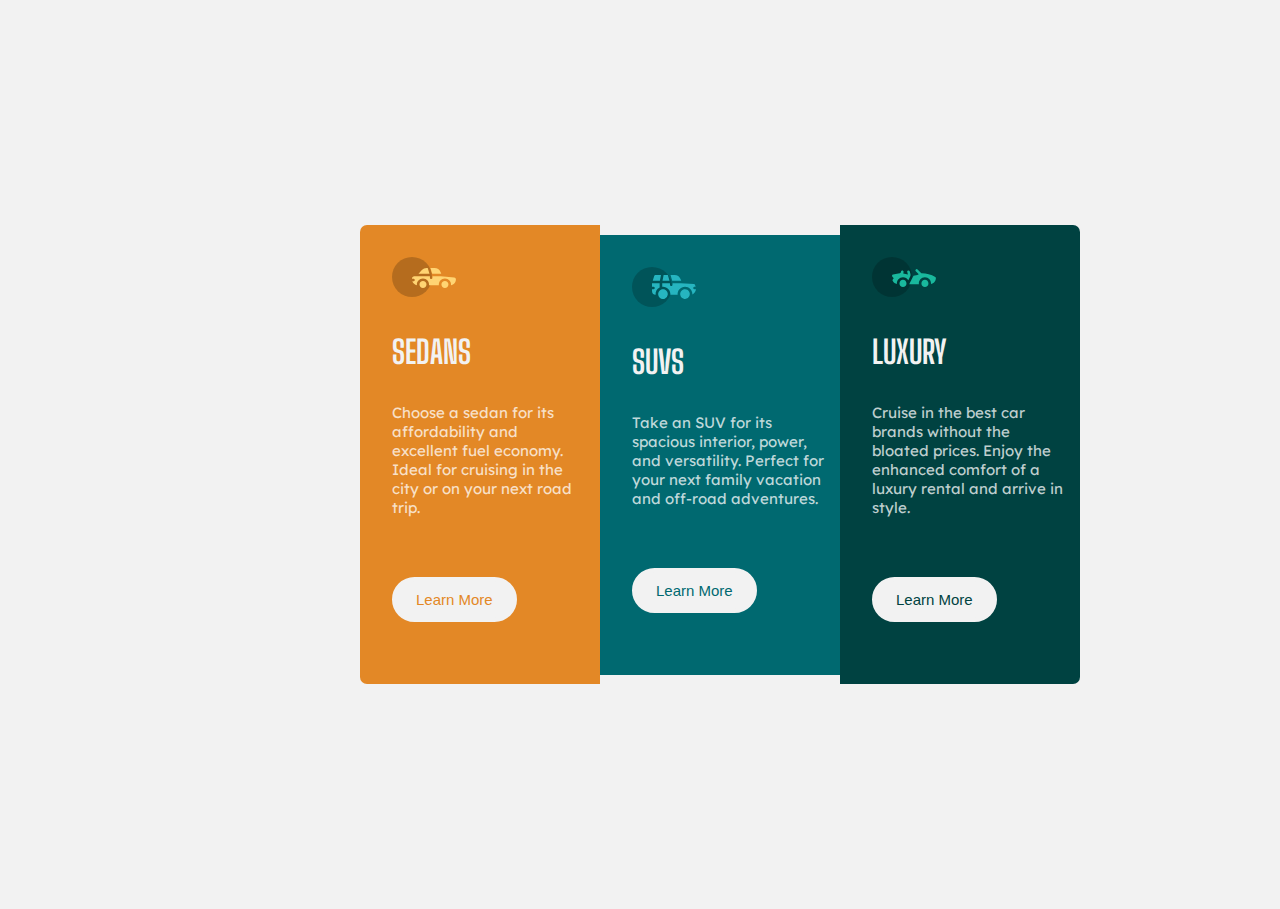
<file: Flexbox task/index.html>
<!DOCTYPE html>
<html lang="en">
<head>
    <meta charset="UTF-8">
    <meta http-equiv="X-UA-Compatible" content="IE=edge">
    <meta name="viewport" content="width=device-width, initial-scale=1.0">
    <title>TopziColdFury flexbox</title>
    <link rel="preconnect" href="https://fonts.googleapis.com">
    <link rel="preconnect" href="https://fonts.gstatic.com" crossorigin>
    <link href="https://fonts.googleapis.com/css2?family=Lexend+Deca:wght@300&display=swap" rel="stylesheet">
    <link href="https://fonts.googleapis.com/css2?family=Big+Shoulders+Display:wght@700&display=swap" rel="stylesheet">
    <link rel="stylesheet" href="style.css">
</head>
<body>
    <main>
        <div class="left">
            <svg width="64" height="40" xmlns="http://www.w3.org/2000/svg"><g fill="none" fill-rule="evenodd"><circle fill="#000" opacity=".201" cx="20" cy="20" r="20"/><path d="M52.936 24.11c1.942 0 3.517 1.542 3.517 3.445 0 1.903-1.575 3.445-3.517 3.445s-3.516-1.542-3.516-3.445c0-1.903 1.574-3.445 3.516-3.445zm-21.957 0c1.942 0 3.517 1.542 3.517 3.445 0 1.903-1.575 3.445-3.517 3.445s-3.516-1.542-3.516-3.445c0-1.903 1.574-3.445 3.516-3.445zm6.948-4.848v1.429c0 .716.61 1.293 1.348 1.259a1.295 1.295 0 001.225-1.295v-1.393h8.256l13.483 1.313c.956.093 1.676.881 1.676 1.814 0 2.89-2.126 5.303-4.926 5.819.397-3.557-2.458-6.62-6.053-6.62-3.646 0-6.504 3.14-6.039 6.723h-9.879c.466-3.588-2.397-6.722-6.039-6.722-3.595 0-6.45 3.062-6.052 6.62-2.14-.398-3.916-1.912-4.61-3.931h1.142c.731 0 1.32-.598 1.285-1.322-.033-.678-.629-1.2-1.322-1.2H20v-.251c0-1.274 1.066-2.243 2.306-2.243h15.62zM42.59 11c2.645 0 4.99 1.556 5.972 3.963l.726 1.779H40.17L38.413 11h4.178zm-6.865 0l1.758 5.741H26.505l3.357-3.654A6.502 6.502 0 0134.644 11h1.082z" fill="#FFD473" fill-rule="nonzero"/></g></svg>
            <h1>SEDANS</h1>
            <P>Choose a sedan for its affordability and excellent fuel economy. Ideal for cruising in the city or on your next road trip.</P>
            <button class="btn1">Learn More</button>
        </div>
        <div class="mid">
            <svg width="64" height="40" xmlns="http://www.w3.org/2000/svg"><g fill="none" fill-rule="evenodd"><circle fill="#000" opacity=".201" cx="20" cy="20" r="20"/><path d="M31.002 22.358c2.917 0 5.18 2.593 4.762 5.506a4.828 4.828 0 01-2.962 3.778 4.797 4.797 0 01-5.3-1.165c-1.188-1.26-1.235-2.613-1.263-2.613-.42-2.924 1.857-5.506 4.763-5.506zm22 0c3.457 0 5.798 3.567 4.41 6.744A4.816 4.816 0 0152.3 31.94a4.826 4.826 0 01-4.06-4.077c-.42-2.915 1.846-5.506 4.762-5.506zm-15.04-6.083v1.462a1.29 1.29 0 001.352 1.29c.693-.033 1.227-.631 1.227-1.326v-1.426h8.3l13.056.716a1.29 1.29 0 011.164.917c.27.895.446 1.477.563 1.87h-1.047c-.694 0-1.291.534-1.324 1.228a1.29 1.29 0 001.288 1.352h1.445c-.164 2.225-1.57 4.193-3.6 5.05.13-4.212-3.255-7.63-7.384-7.63-4.317 0-7.762 3.718-7.358 8.086h-7.285c.43-4.655-3.503-8.531-8.131-8.046v-3.543h7.734zm-10.312 0v4.308a7.4 7.4 0 00-4.006 7.274 3.874 3.874 0 01-3.642-3.864v-1.635h1.46a1.29 1.29 0 000-2.58h-1.461v-3.213l.003-.29h7.646zm14.986-8.196c2.65 0 5 1.592 5.984 4.055l.63 1.579a5.525 5.525 0 01-.065-.004l-.026-.002-.034-.002-.022-.002a4.178 4.178 0 00-.224-.006l-.098-.001h-.039l-.136-.001h-.052l-.326-.001H40.211L38.528 8.08zm-13.632 0l-1.122 5.616h-7.144l1.47-4.71a1.29 1.29 0 011.231-.906h5.565zm6.832 0l1.683 5.615h-7.007l1.121-5.615h4.203z" fill="#26B5C0" fill-rule="nonzero"/></g></svg>
            <h1>SUVS</h1>
            <P>Take an SUV for its spacious interior, power, and versatility. Perfect for your next family vacation and off-road adventures.</P>
            <button class="btn2">Learn More</button>
        </div>
        <div class="right">
            <svg width="64" height="40" xmlns="http://www.w3.org/2000/svg"><g fill="none" fill-rule="evenodd"><circle fill="#000" opacity=".201" cx="20" cy="20" r="20"/><path d="M30.98 22.835c1.941 0 3.516 1.604 3.516 3.583 0 1.978-1.575 3.582-3.517 3.582s-3.516-1.604-3.516-3.582c0-1.979 1.574-3.583 3.516-3.583zm21.956 0c1.942 0 3.517 1.604 3.517 3.583 0 1.978-1.575 3.582-3.517 3.582s-3.516-1.604-3.516-3.582c0-1.979 1.574-3.583 3.516-3.583zm-9.143-10.45a1.27 1.27 0 011.819 0l3.715 3.784c4.444-.115 9.7 1.142 13.964 3.753.387.237.624.664.624 1.124 0 3.006-2.126 5.514-4.926 6.05.397-3.698-2.458-6.882-6.053-6.882-3.646 0-6.504 3.264-6.039 6.99h-9.669c.76-1.544.993-2.026 1.337-2.711l.082-.162c.421-.835 1.056-2.07 2.883-5.65 1.68-.023 3.47-.408 5.247-1.403l-2.984-3.04a1.328 1.328 0 010-1.854zm-7.68 1.064c.683-.2 1.395.202 1.592.898l.749 2.652a3.46 3.46 0 01-.247 2.51l-1.733 3.395-.216.424c-1.07-1.89-3.06-3.114-5.279-3.114-3.595 0-6.45 3.184-6.052 6.885-1.832-.347-3.414-1.537-4.278-3.276a1.331 1.331 0 01.117-1.376l.955-1.303-1.325-1.295c-.751-.735-.376-2.024.64-2.231l6.614-1.346.13-.026c.092-.019.145-.03.157-.031.314-.146 1.07-.591 1.07-1.506 0-.734.592-1.327 1.316-1.31.712.016 1.268.662 1.256 1.388a4.11 4.11 0 01-.348 1.611 22.69 22.69 0 014.7 1.146l-.7-2.473a1.314 1.314 0 01.882-1.622z" fill="#19B89D" fill-rule="nonzero"/></g></svg>
            <h1>LUXURY</h1>
            <P>Cruise in the best car brands without the bloated prices. Enjoy the enhanced comfort of a luxury rental and arrive in style.</P>
            <button class="btn3">Learn More</button>
        </div>
    </main>
</body>
</html>
</file>
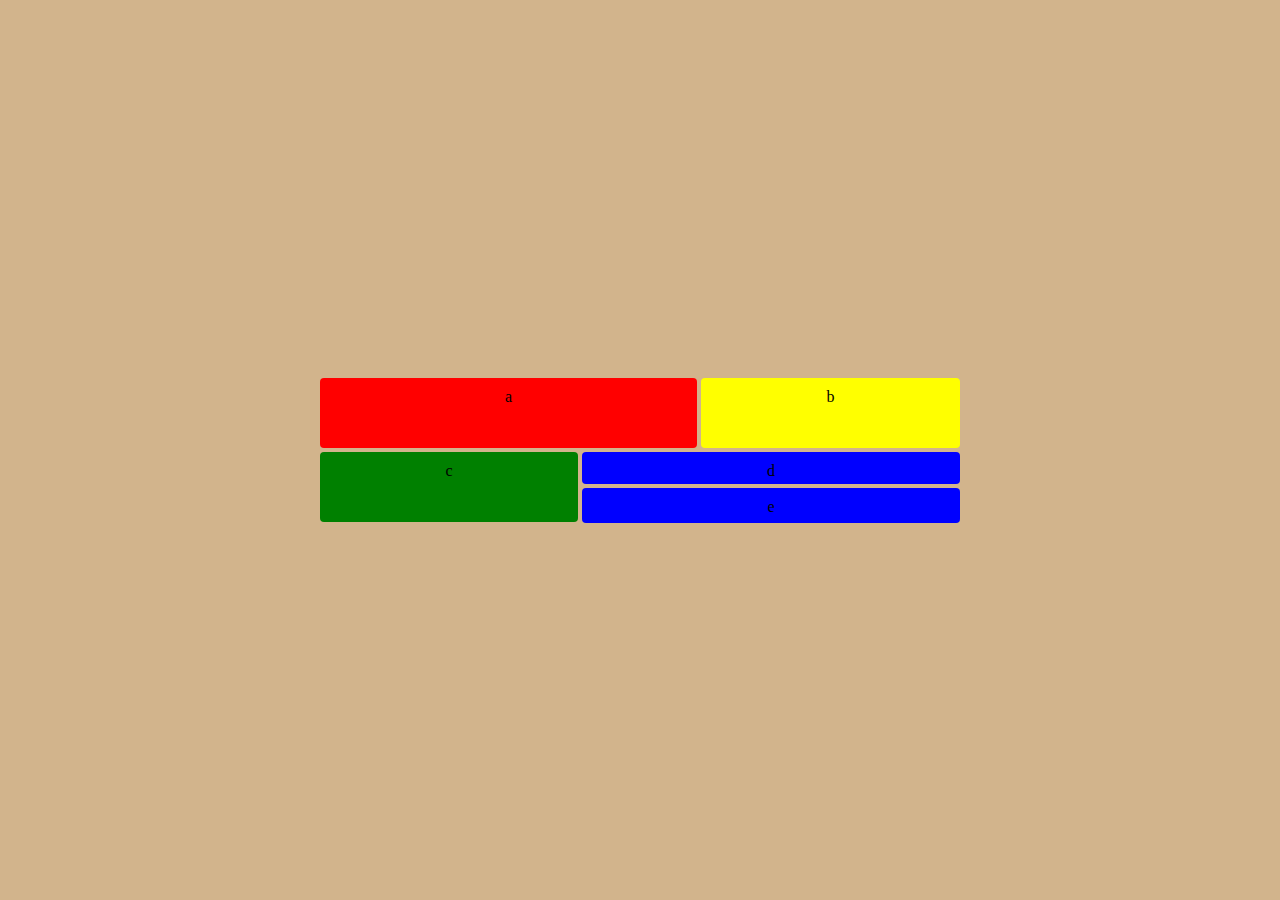
<file: Grid task/grid.html>
<!DOCTYPE html>
<html lang="en">
<head>
    <meta charset="UTF-8">
    <meta http-equiv="X-UA-Compatible" content="IE=edge">
    <meta name="viewport" content="width=device-width, initial-scale=1.0">
    <title>Grid</title>
    <link rel="stylesheet" href="grid.css">
</head>
<body>
    <main>
        <div class="item-a">a</div>
        <div class="item-b">b</div>
        <div class="item-c">c</div>
        <div class="item-d">d</div>
        <div class="item-e">e</div>
    </main>
</body>
</html>
</file>
<file: Flexbox task/style.css>
*{
    margin: 0;
    padding: 0;
    box-sizing: border-box;
}

body{
    background-color: hsl(0, 0%, 95%);
    width: 1440px;
    align-content: center;
    justify-content: center;
    align-items: center;
}

main{
    width: 50%;
    margin: auto;
    margin-top: 25vh;
    margin-bottom: 25vh;
    display: flex;
    justify-content: center;
    align-items: center;
    font-family: 'Lexend Deca', sans-serif;
    font-weight: 400;
}

main h1{
    font-family: 'Big Shoulders Display', cursive;
    font-weight: 700;
    margin-bottom: 0;
    color: hsl(0, 0%, 95%);
}

main p{
    font-size: 15px;
    justify-content: left;
    color: hsla(0, 0%, 100%, 0.75);
}

main button{
    padding: 10px 20px;
    font-size: 15px;
    font-weight: 400;
    margin: 2em 0em 2em 0em;
    cursor: pointer;
}

main .left{
    background-color: hsl(31, 77%, 52%);
    padding: 2em 1em 2em 2em;
    height: 100%;
    width: 480px;
    border-bottom-left-radius: 7px;
    border-top-left-radius: 7px;
}

main .left h1{
    padding: 1em 0em 1em 0em;
}

main .left p{
    padding: 0em 0em 2em 0em;
}

main .left button{
    color: hsl(31, 77%, 52%);
    background: hsl(0, 0%, 95%);
    border: .25rem solid hsl(0, 0%, 95%);
    border-radius: 25px;
    position: relative;
}

main .mid{
    background-color: hsl(184, 100%, 22%);
    padding: 2em 1em 2em 2em;
    height: 100%;
    width: 480px;
}

main .mid h1{
    padding: 1em 0em 1em 0em;
}

main .mid p{
    padding: 0em 0em 2em 0em;
}

main .mid button{
    color: hsl(184, 100%, 22%);
    background: hsl(0, 0%, 95%);
    border: .25rem solid hsl(0, 0%, 95%);
    border-radius: 25px;
    position: relative;
}

main .right{
    background-color: hsl(179, 100%, 13%);
    padding: 2em 1em 2em 2em;
    height: 100%;
    width: 480px;
    border-bottom-right-radius: 7px;
    border-top-right-radius: 7px;
}

main .right h1{
    padding: 1em 0em 1em 0em;
}

main .right p{
    padding: 0em 0em 2em 0em;
}

main .right button{
    color: hsl(179, 100%, 13%);
    background: hsl(0, 0%, 95%);
    border: .25rem solid hsl(0, 0%, 95%);
    border-radius: 25px;
    position: relative;
}
</file>
<file: Grid task/grid.css>
*{
    margin: 0;
    padding: 0;
}
body{
    background-color: tan;
    display: flex;
    place-items: center;
    min-height: 100vh;
}
main{
    display: grid;
    grid-template-areas: 
    'a a a b b'
    'a a a b b'
    'c c d d d'
    'c c e e e'
    ;
    gap: 4px;
    width: 50%;
    margin: auto;
}
main div{
    padding: 10px;
    text-align: center;
    border-radius: 4px;
}
.item-a{
    background-color: red;
    grid-area: a;
    height: 50px;
    width: auto;
}
.item-b{
    background-color: yellow;
    grid-area: b;
    height: 50px;
    width: auto;
}
.item-c{
    background-color: green;
    grid-area: c;
    height: 50px;
    width: auto;
}
.item-d{
    background-color: blue;
    grid-area: d;
    height: 12px;
    width: auto;
}
.item-e{
    background-color: blue;
    grid-area: e;
    height: 15px;
    width: auto;
}
</file>
